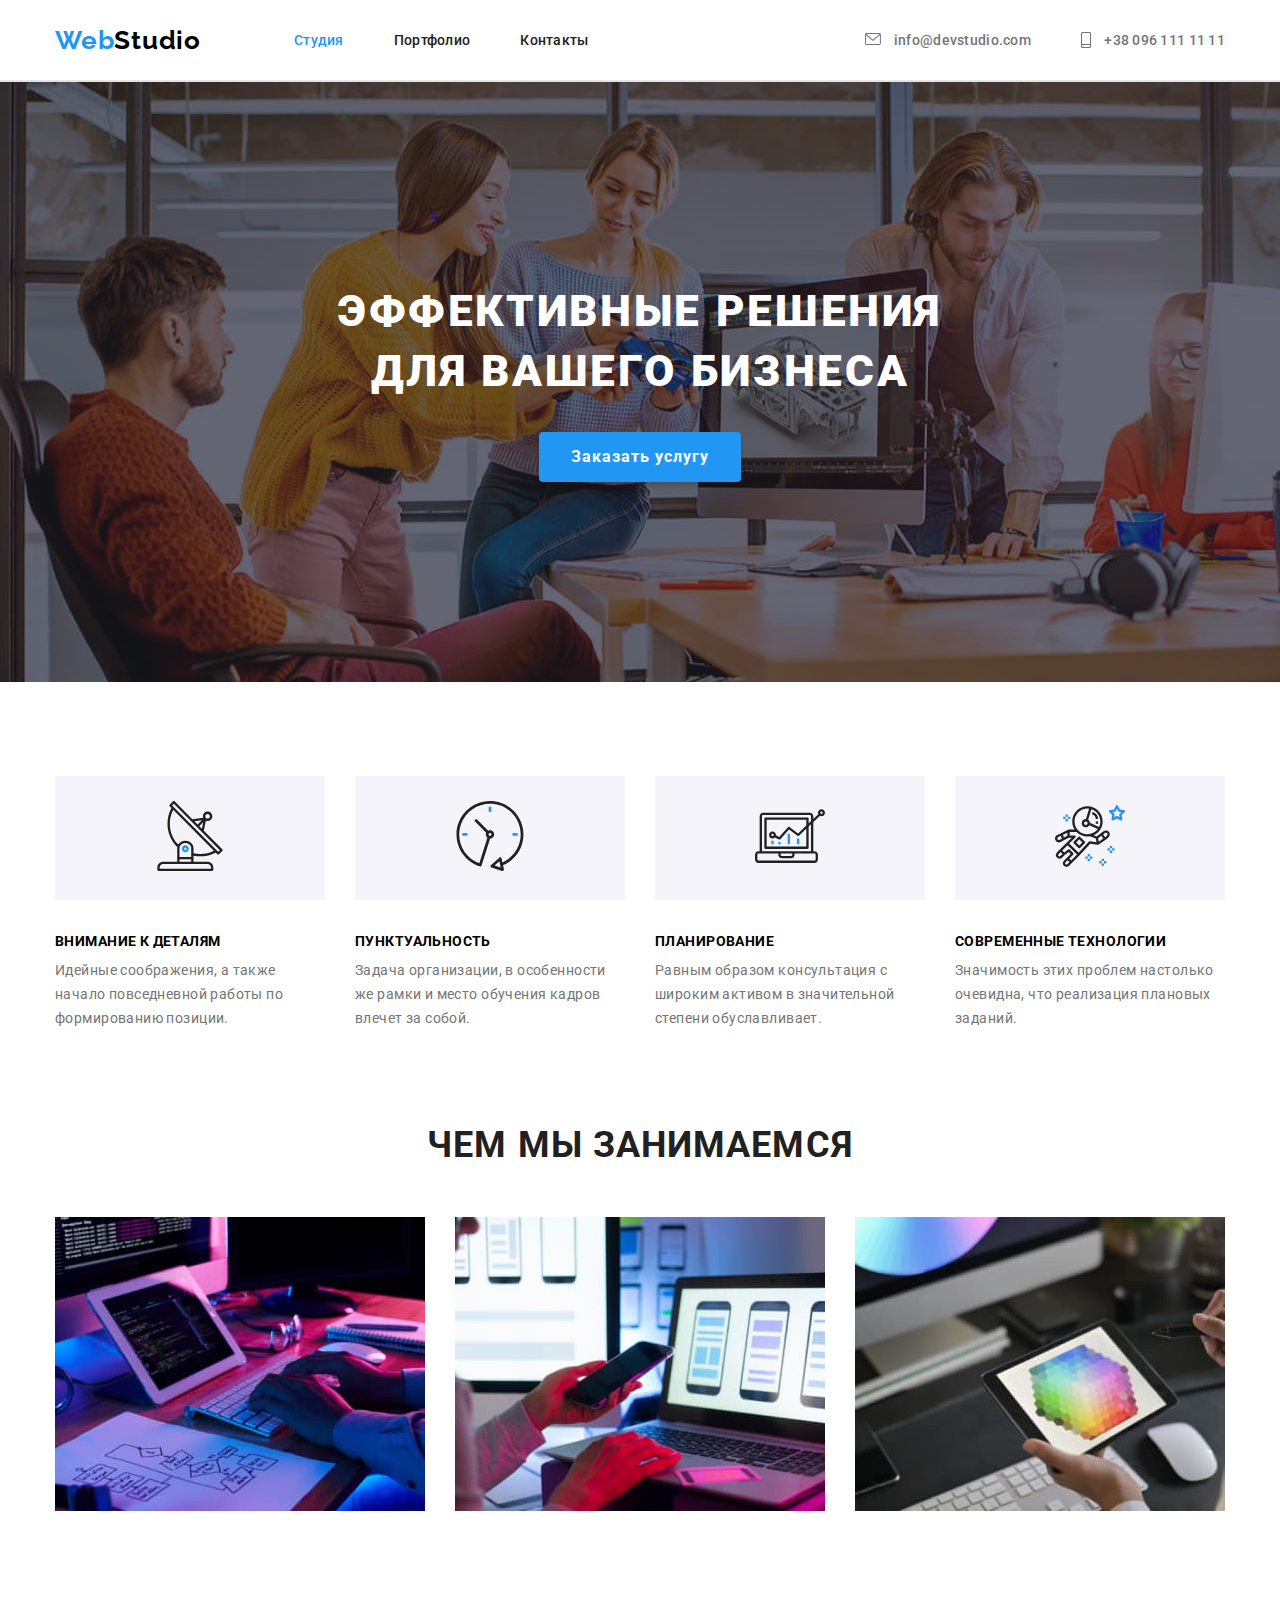
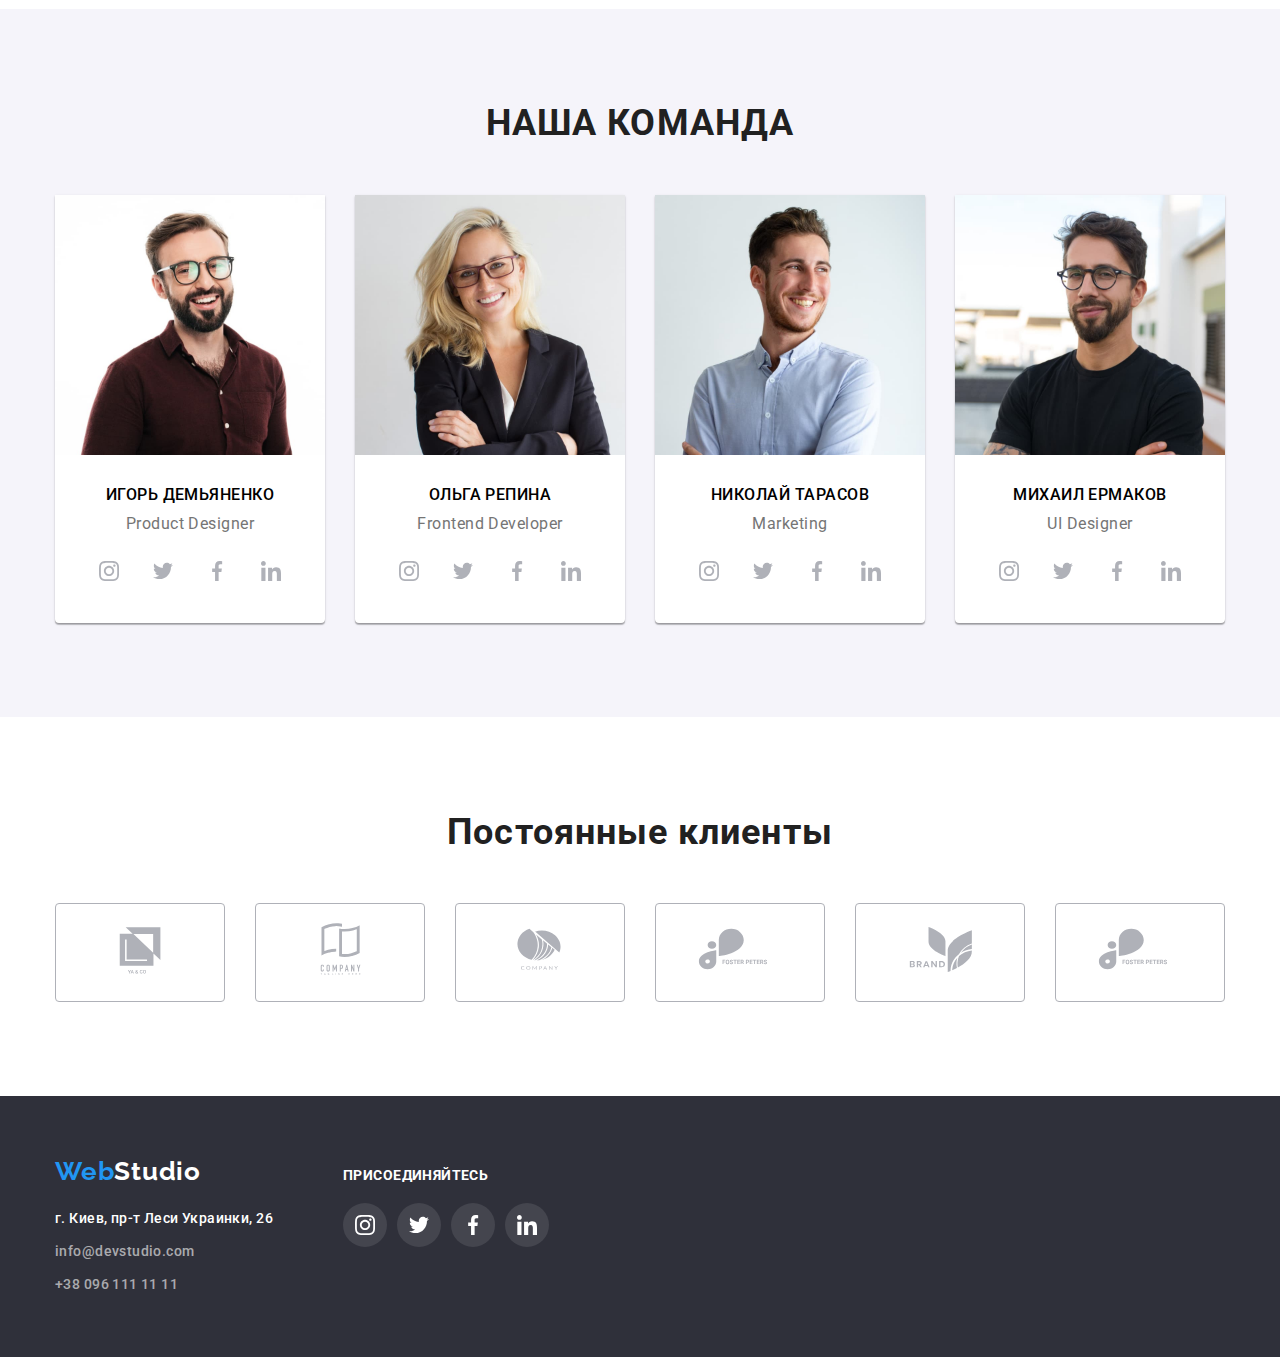
<file: index.html>
<!DOCTYPE html>
<html lang="en">
  <head>
    <meta charset="UTF-8" />
    <meta http-equiv="X-UA-Compatible" content="IE=edge" />
    <meta name="viewport" content="width=device-width, initial-scale=1.0" />
    <link
      rel="stylesheet"
      href="https://cdnjs.cloudflare.com/ajax/libs/modern-normalize/1.0.0/modern-normalize.min.css"
    />
    <link rel="stylesheet" href="./css/style.css" />
    <link rel="preconnect" href="https://fonts.googleapis.com" />
    <link rel="preconnect" href="https://fonts.gstatic.com" crossorigin />
    <link
      href="https://fonts.googleapis.com/css2?family=Raleway:wght@700&family=Roboto:wght@400;500;700;900&display=swap"
      rel="stylesheet"
    />
    <title>Website</title>
  </head>
  <body>
    <header class="header">
      <div class="head container main-nav">
        <a href="./index.html" class="logo"
          ><span class="logo blue">Web</span>Studio</a
        >
        <nav class="nav-box">
          <ul class="nav-links">
            <li class="item">
              <a href="./index.html" class="link active">Студия</a>
            </li>
            <li class="item">
              <a href="./portfolio.html" class="link">Портфолио</a>
            </li>
            <li class="item"><a href="" class="link">Контакты</a></li>
          </ul>
        </nav>
        <ul class="adress links">
          <li class="item adress mail">
            <a href="mailto:info@devstudio.com" class="adress"></a>
              <svg class="icon-mail" width="16" height="12">
                <use href="images/SVG/symbol-defs.svg#icon-mail"></use>
              </svg> info@devstudio.com</a
            >
          </li>
          <li class="item adress smartphone">
            <a href="tel:+380961111111" class="adress"> <svg class="icon-smartphone" width="10" height="16">
                <use href="images/SVG/symbol-defs.svg#icon-smartphone"></use>
              </svg> +38 096 111 11 11</a>
          </li>
        </ul>
      </div>
    </header>
    <main>
      <section class="hero-section section">
        <div class="container hero">
          <h1 class="hero-title">Эффективные решения для вашего бизнеса</h1>
          <button type="button" class="button">Заказать услугу</button>
        </div>
      </section>
      <section class="benefits section">
        <div class="container">
          <ul class="benefits list">
            <h2 class="visually-hidden">Преимущества</h2>
            <li class="benefits-item">
            <div class="benefits-card antenna">
              <svg width="70" height="70" aria-label="Иконка антены">
                <use href="./images/SVG/symbol-defs.svg#icon-antenna"></use>
              </svg>
            </div>
              <h3 class="title">Внимание к деталям</h3>
              <p class="paragraph">
                Идейные соображения, а также начало повседневной работы по
                формированию позиции.
              </p>
            </li>
            <li class="benefits-item">
              <div class="benefits-card clock">
              <svg width="70" height="70" aria-label="Иконка часов">
                <use href="./images/SVG/symbol-defs.svg#icon-clock"></use>
              </svg>
            </div>
              <h3 class="title">Пунктуальность</h3>
              <p class="paragraph">
                Задача организации, в особенности же рамки и место обучения
                кадров влечет за собой.
              </p>
            </li>
            <li class="benefits-item">
                          <div class="benefits-card diagram">
              <svg width="70" height="70" aria-label="Иконка диаграмы">
                <use href="./images/SVG/symbol-defs.svg#icon-diagram"></use>
              </svg>
            </div>
              <h3 class="title">Планирование</h3>
              <p class="paragraph">
                Равным образом консультация с широким активом в значительной
                степени обуславливает.
              </p>
            </li>
            <li class="benefits-item">
                          <div class="benefits-card astronaut aria-label="Иконка астронавта"">
              <svg width="70" height="70">
                <use href="./images/SVG/symbol-defs.svg#icon-astronaut"></use>
              </svg>
            </div>
              <h3 class="title">Современные технологии</h3>
              <p class="paragraph">
                Значимость этих проблем настолько очевидна, что реализация
                плановых заданий.
              </p>
            </li>
          </ul>
        </div>
      </section>
      <section class="section about">
        <div class="container">
          <h2 class="title second">Чем мы занимаемся</h2>
          <ul class="list services">
            <li>
              <img src="./images/img1.jpg" alt="Человек кодит" width="370px" />
            </li>
            <li>
              <img
                src="./images/img2.jpg"
                alt="Человек за телефоном"
                width="370px"
              />
            </li>
            <li>
              <img
                src="./images/img3.jpg"
                alt="Человек с графическим планшетом"
                width="370px"
              />
            </li>
          </ul>
        </div>
      </section>
      <section class="section team">
        <div class="container">
          <h2 class="title second">Наша команда</h2>
            <ul class="list team">
            <li>
              <div class="border-box">
                <img
                  src="./images/Igor.jpg"
                  alt="Дизайнер продукта"
                  width="270px"
                  class="no-gap"
                />
                <div class="padding-text">
                  <h3 class="title team">Игорь Демьяненко</h3>
                  <p class="paragraph team">Product Designer</p>
                  <div class="icon-flex">
                  <a href="" class="team-list-link instagram">
                    <svg class="Instagram" width="20" height="20" aria-label="Инстаграм">
                      <use
                        href="images/SVG/symbol-defs.svg#icon-instagram"
                      ></use>
                    </svg>
                  </a>
                  <a href="" class="team-list-link twitter"
                    ><svg class="Twitter" width="20" height="20" aria-label="Твиттер">
                      <use
                        href="images/SVG/symbol-defs.svg#icon-twitter"
                      ></use></svg
                  ></a>
                  <a href="" class="team-list-link facebook"
                    ><svg class="Facebook" width="20" height="20" aria-label="Фейсбук">
                      <use
                        href="images/SVG/symbol-defs.svg#icon-facebook"
                      ></use></svg
                  ></a>
                  <a href="" class="team-list-link linkedin"
                    ><svg class="Linkedin" width="20" height="20" aria-label="Линкдин">
                      <use
                        href="images/SVG/symbol-defs.svg#icon-linkedin"
                      ></use></svg
                  ></a>
                  </div>
                </div>
              </div>
            </li>
            <li>
              <div class="border-box">
                <img
                  src="./images/Olga.jpg"
                  alt="Фронт-энд разработчик"
                  width="270px"
                  class="no-gap"
                />
                <div class="padding-text">
                  <h3 class="title team">Ольга Репина</h3>
                  <p class="paragraph team">Frontend Developer</p>
                  <div class="icon-flex">
                  <a href="" class="team-list-link instagram">
                    <svg class="Instagram" width="20" height="20" aria-label="Инстаграм">
                      <use
                        href="images/SVG/symbol-defs.svg#icon-instagram"
                      ></use>
                    </svg>
                  </a>
                  <a href="" class="team-list-link twitter"
                    ><svg class="Twitter" width="20" height="20" aria-label="Твиттер">
                      <use
                        href="images/SVG/symbol-defs.svg#icon-twitter"
                      ></use></svg
                  ></a>
                  <a href="" class="team-list-link facebook"
                    ><svg class="Facebook" width="20" height="20" aria-label="Фейсбук">
                      <use
                        href="images/SVG/symbol-defs.svg#icon-facebook"
                      ></use></svg
                  ></a>
                  <a href="" class="team-list-link linkedin"
                    ><svg class="Linkedin" width="20" height="20" aria-label="Линкдин">
                      <use
                        href="images/SVG/symbol-defs.svg#icon-linkedin"
                      ></use></svg
                  ></a>
                  </div>
                  </div>
                </div>
            </li>
            <li>
              <div class="border-box">
                <img
                  src="./images/Nikolay.jpg"
                  alt="Маркетолог"
                  width="270px"
                  class="no-gap"
                />
                <div class="padding-text">
                  <h3 class="title team">Николай Тарасов</h3>
                  <p class="paragraph team">Marketing</p>
                  <div class="icon-flex">
                  <a href="" class="team-list-link instagram">
                    <svg class="Instagram" width="20" height="20" aria-label="Инстаграм">
                      <use
                        href="images/SVG/symbol-defs.svg#icon-instagram"
                      ></use>
                    </svg>
                  </a>
                  <a href="" class="team-list-link twitter"
                    ><svg class="Twitter" width="20" height="20" aria-label="Твиттер">
                      <use
                        href="images/SVG/symbol-defs.svg#icon-twitter"
                      ></use></svg
                  ></a>
                  <a href="" class="team-list-link facebook"
                    ><svg class="Facebook" width="20" height="20" aria-label="Фейсбук">
                      <use
                        href="images/SVG/symbol-defs.svg#icon-facebook"
                      ></use></svg
                  ></a>
                  <a href="" class="team-list-link linkedin"
                    ><svg class="Linkedin" width="20" height="20" aria-label="Линкдин">
                      <use
                        href="images/SVG/symbol-defs.svg#icon-linkedin"
                      ></use></svg
                  ></a>
                  </div>
                </div>
              </div>
            </li>
            <li>
              <div class="border-box">
                <img
                  src="./images/Michail.jpg"
                  alt="Дезайнер пользовательского интерфейса"
                  width="270px"
                  class="no-gap"
                />
                <div class="padding-text">
                  <h3 class="title team">Михаил Ермаков</h3>
                  <p class="paragraph team">UI Designer</p>
                  <div class="icon-flex">
                  <a href="" class="team-list-link instagram">
                    <svg class="Instagram" width="20" height="20" aria-label="Инстаграм">
                      <use
                        href="images/SVG/symbol-defs.svg#icon-instagram"
                      ></use>
                    </svg>
                  </a>
                  <a href="" class="team-list-link twitter"
                    ><svg class="Twitter" width="20" height="20" aria-label="Твиттер">
                      <use
                        href="images/SVG/symbol-defs.svg#icon-twitter"
                      ></use></svg
                  ></a>
                  <a href="" class="team-list-link facebook"
                    ><svg class="Facebook" width="20" height="20" aria-label="Фейсбук">
                      <use
                        href="images/SVG/symbol-defs.svg#icon-facebook"
                      ></use></svg
                  ></a>
                  <a href="" class="team-list-link linkedin"
                    ><svg class="Linkedin" width="20" height="20" aria-label="Линкдин">
                      <use
                        href="images/SVG/symbol-defs.svg#icon-linkedin"
                      ></use></svg
                  ></a>
                  </div>
                </div>
              </div>
            </li>
            </ul>
        </div>
      </section>
      <section class="section clients">
        <div class="container">
          <h2 class="clients-title">Постоянные клиенты</h2>
          <ul class="clients-list">
            <li class="clients-list-item">
              <a href="" class="clients-list-link">
                <svg width="106" height="60" class="client-one" aria-label="Логотип компании">
                  <use href="images/SVG/symbol-defs.svg#icon-YAandCO"></use>
                </svg>
              </a>
            </li>
            <li class="clients-list-item">
              <a href="" class="clients-list-link">
                <svg width="106" height="60" class="client-two" aria-label="Логотип компании">
                  <use
                    href="images/SVG/symbol-defs.svg#icon-togline-here"
                  ></use>
                </svg>
              </a>
            </li>
            <li class="clients-list-item">
              <a href="" class="clients-list-link">
                <svg width="106" height="60" class="client-three" aria-label="Логотип компании">
                  <use href="images/SVG/symbol-defs.svg#icon-company"></use>
                </svg>
              </a>
            </li>
            <li class="clients-list-item">
              <a href="" class="clients-list-link">
                <svg width="106" height="60" class="client-four" aria-label="Логотип компании">
                  <use href="images/SVG/symbol-defs.svg#icon-foster"></use>
                </svg>
              </a>
            </li>
            <li class="clients-list-item">
              <a href="" class="clients-list-link">
                <svg width="106" height="60" class="client-five" aria-label="Логотип компании">
                  <use href="images/SVG/symbol-defs.svg#icon-brand"></use>
                </svg>
              </a>
            </li>
            <li class="clients-list-item">
              <a href="" class="clients-list-link">
                <svg width="106" height="60" class="client-six" aria-label="Логотип компании">
                  <use href="images/SVG/symbol-defs.svg#icon-foster"></use>
                </svg>
              </a>
            </li>
          </ul>
        </div>
      </section>
    </main>
    <footer class="basement">
      <div class="container footer">
        <div class="footer-box">
          <a href="./index.html" class="logo footer"
            ><span class="logo blue">Web</span>Studio</a
          >
          <address>
            <ul class="list adress">
              <li>
                <a
                  href="https://goo.gl/maps/HgZWyRMmZcGWvaLQ7"
                  class="footer-adress"
                  >г. Киев, пр-т Леси Украинки, 26</a
                >
              </li>
              <li>
                <a href="mailto:info@devstudio.com" class="footer links"
                  >info@devstudio.com</a
                >
              </li>
              <li>
                <a href="tel:+380961111111" class="footer links"
                  >+38 096 111 11 11</a
                >
              </li>
            </ul>
          </address>
        </div>
        <div class="social">
          <h3 class="basement-social-title">присоединяйтесь</h3>
          <ul class="basement-social-list">
            <li class="basement-social-item">
              <a href="" class="footer team-list-link instagram">
                <svg class="Instagram" width="20" height="20" aria-label="Инстаграм">
                  <use href="images/SVG/symbol-defs.svg#icon-instagram"></use>
                </svg>
              </a>
            </li>
            <li class="basement-social-item">
              <a href="" class="footer team-list-link twitter">
                <svg class="Twitter" width="20" height="20" aria-label="Твиттер">
                  <use href="images/SVG/symbol-defs.svg#icon-twitter"></use>
                </svg>
              </a>
            </li>
            <li class="basement-social-item">
              <a href="" class="footer team-list-link facebook">
                <svg class="Facebook" width="20" height="20" aria-label="Фейсбук">
                  <use href="images/SVG/symbol-defs.svg#icon-facebook"></use>
                </svg>
              </a>
            </li>
            <li class="basement-social-item">
              <a href="" class="footer team-list-link linkedin aria-label="Линкдин"">
                <svg class="Linkedin" width="20" height="20">
                  <use href="images/SVG/symbol-defs.svg#icon-linkedin"></use>
                </svg>
              </a>
            </li>
          </ul>
        </div>
      </div>
    </footer>
  </body>
</html>
</file>
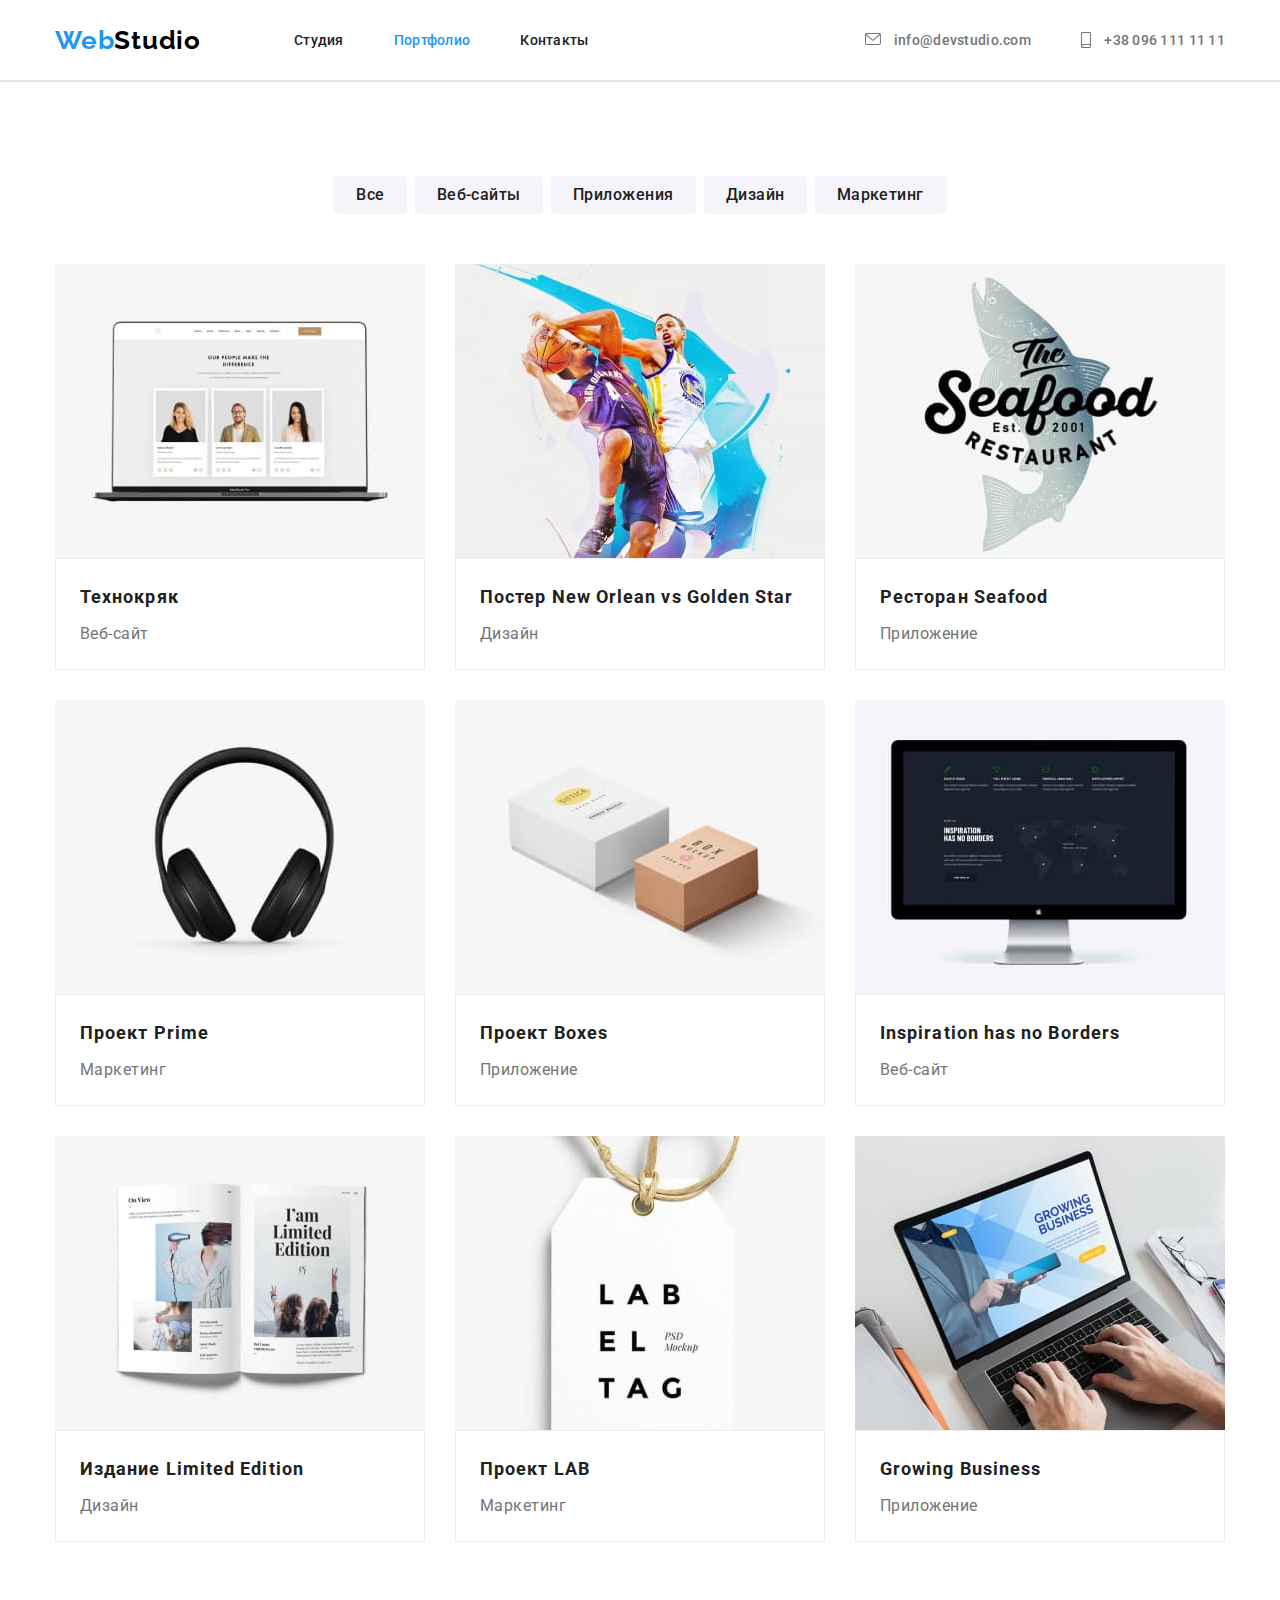
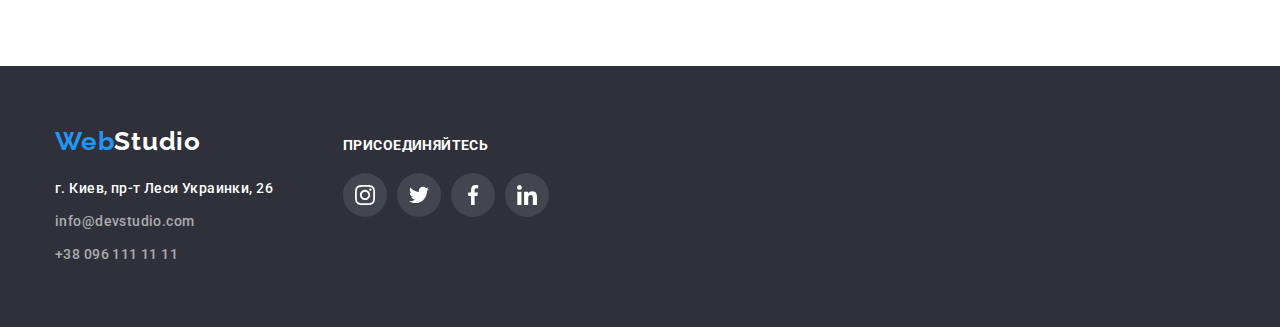
<file: portfolio.html>
<!DOCTYPE html>
<html lang="en">
  <head>
    <meta charset="UTF-8" />
    <meta http-equiv="X-UA-Compatible" content="IE=edge" />
    <meta name="viewport" content="width=device-width, initial-scale=1.0" />
    <link
      rel="stylesheet"
      href="https://cdnjs.cloudflare.com/ajax/libs/modern-normalize/1.0.0/modern-normalize.min.css"
    />
    <link rel="preconnect" href="https://fonts.googleapis.com" />
    <link rel="preconnect" href="https://fonts.gstatic.com" crossorigin />
    <link
      href="https://fonts.googleapis.com/css2?family=Raleway:wght@700&family=Roboto:wght@400;500;700;900&display=swap"
      rel="stylesheet"
    />
    <link rel="stylesheet" href="./css/style.css" />
    <title>Portfolio</title>
  </head>
  <body>
    <header class="header">
      <div class="head container main-nav">
        <a href="./index.html" class="logo"
          ><span class="logo blue">Web</span>Studio</a
        >
        <nav class="nav-box">
          <ul class="nav-links">
            <li class="item">
              <a href="./index.html" class="link">Студия</a>
            </li>
            <li class="item">
              <a href="./portfolio.html" class="link active">Портфолио</a>
            </li>
            <li class="item"><a href="" class="link">Контакты</a></li>
          </ul>
        </nav>
        <ul class="adress links">
          <li class="item adress mail">
            <a href="mailto:info@devstudio.com" class="adress"></a>
              <svg class="icon-mail" width="16" height="12">
                <use href="images/SVG/symbol-defs.svg#icon-mail"></use>
              </svg> info@devstudio.com</a
            >
          </li>
          <li class="item adress smartphone">
            <a href="tel:+380961111111" class="adress"> <svg class="icon-smartphone" width="10" height="16">
                <use href="images/SVG/symbol-defs.svg#icon-smartphone"></use>
              </svg> +38 096 111 11 11</a>
          </li>
        </ul>
      </div>
    </header>
    <main>
      <section class="portfolio section">
        <div class="container">
          <h1 class="portfolio-header visually-hidden">Партфолио</h1>
          <ul class="portfolio-btn-list">
            <button type="button" class="portfolio-btn">Все</button>
            <button type="button" class="portfolio-btn">Веб-сайты</button>
            <button type="button" class="portfolio-btn">Приложения</button>
            <button type="button" class="portfolio-btn">Дизайн</button>
            <button type="button" class="portfolio-btn">Маркетинг</button>
          </ul>
          <ul class="list portfolio">
            <li class="flex-items  portfolio-box-shadow">
              <img src="./images/website.jpg" alt="Ноутбук" width="370px" class="no-gap"/>
              <div class=portfolio-border>
                <h2 class="portfolio-title">Технокряк</h2>
                <p class="portfolio-paragraph">Веб-сайт</p>
              </div>
            </li>
            <li class="flex-items portfolio-box-shadow">
              <img src="./images/poster.jpg" alt="Постер" width="370px" class="no-gap"/>
              <div class="portfolio-border">
              <h2 class="portfolio-title">Постер New Orlean vs Golden Star</h2>
              <p class="portfolio-paragraph">Дизайн</p>
              </div>
            </li>
            <li class="flex-items portfolio-box-shadow">
              <img src="./images/seafood.jpg" alt="Логотип" width="370px" class="no-gap"/>
              <div class=portfolio-border>
                <h2 class="portfolio-title">Ресторан Seafood</h2>
                <p class="portfolio-paragraph">Приложение</p>
              </div>
            </li class="flex-items">
            <li class="flex-items portfolio-box-shadow">
              <img src="./images/headphones.jpg" alt="Наушники" width="370px" class="no-gap"/>
              <div class=portfolio-border>
                <h2 class="portfolio-title">Проект Prime</h2>
                <p class="portfolio-paragraph">Маркетинг</p>
              </div>
            </li>
            <li class="flex-items portfolio-box-shadow">
              <img src="./images/boxes.jpg" alt="Коробки" width="370px" class="no-gap"/>
              <div class=portfolio-border>
                <h2 class="portfolio-title">Проект Boxes</h2>
                <p class="portfolio-paragraph">Приложение</p>
              </div>
            </li>
            <li class="flex-items portfolio-box-shadow">
              <img src="./images/scndwebsite.jpg" alt="Монитор" width="370px" class="no-gap"/>
              <div class=portfolio-border>
                <h2 class="portfolio-title">Inspiration has no Borders</h2>
                <p class="portfolio-paragraph">Веб-сайт</p>
              </div>
            </li>
            <li class="flex-items portfolio-box-shadow">
              <img src="./images/magazine.jpg" alt="Журнал" width="370px" class="no-gap"/>
              <div class=portfolio-border>
                <h2 class="portfolio-title">Издание Limited Edition</h2>
                <p class="portfolio-paragraph">Дизайн</p>
              </div>
            </li>
            <li class="flex-items portfolio-box-shadow">
              <img src="./images/lab.jpg" alt="Бирка" width="370px" class="no-gap"/>
              <div class=portfolio-border>
                <h2 class="portfolio-title">Проект LAB</h2>
                <p class="portfolio-paragraph">Маркетинг</p>
              </div>
            </li>
            <li class="flex-items portfolio-box-shadow">
              <img src="./images/business.jpg" alt="Ноутбук" width="370px" class="no-gap"/>
              <div class=portfolio-border>
                <h2 class="portfolio-title">Growing Business</h2>
                <p class="portfolio-paragraph">Приложение</p>
              </div>
            </li>
          </ul>
        </div>
      </section>
    </main>
    <footer class="basement">
      <div class="container footer">
        <div class="footer-box">
          <a href="./index.html" class="logo footer"
            ><span class="logo blue">Web</span>Studio</a
          >
          <address>
            <ul class="list adress">
              <li>
                <a
                  href="https://goo.gl/maps/HgZWyRMmZcGWvaLQ7"
                  class="footer-adress"
                  >г. Киев, пр-т Леси Украинки, 26</a
                >
              </li>
              <li>
                <a href="mailto:info@devstudio.com" class="footer links"
                  >info@devstudio.com</a
                >
              </li>
              <li>
                <a href="tel:+380961111111" class="footer links"
                  >+38 096 111 11 11</a
                >
              </li>
            </ul>
          </address>
        </div>
        <div class="social">
          <h3 class="basement-social-title">присоединяйтесь</h3>
          <ul class="basement-social-list">
            <li class="basement-social-item">
              <a href="" class="footer team-list-link instagram">
                <svg class="Instagram" width="20" height="20">
                  <use href="images/SVG/symbol-defs.svg#icon-instagram"></use>
                </svg>
              </a>
            </li>
            <li class="basement-social-item">
              <a href="" class="footer team-list-link twitter">
                <svg class="Twitter" width="20" height="20">
                  <use href="images/SVG/symbol-defs.svg#icon-twitter"></use>
                </svg>
              </a>
            </li>
            <li class="basement-social-item">
              <a href="" class="footer team-list-link facebook">
                <svg class="Facebook" width="20" height="20">
                  <use href="images/SVG/symbol-defs.svg#icon-facebook"></use>
                </svg>
              </a>
            </li>
            <li class="basement-social-item">
              <a href="" class="footer team-list-link linkedin">
                <svg class="Linkedin" width="20" height="20">
                  <use href="images/SVG/symbol-defs.svg#icon-linkedin"></use>
                </svg>
              </a>
            </li>
          </ul>
        </div>
      </div>
    </footer>
  </body>
</html>
</file>
<file: css/style.css>
:root {
  --hero-background: #2f303a;
  --main-text-color: #757575;
  --h2-color: #212121;
  --team-section-color: #f5f4fa;
  --blue: #2196f3;
  --black: #000000;
  --hero-title-color: #ffffff;
  --basement: #2f303a;
  --portfolio-border-color: #eeeeee;
  --portfolio-btn-hover-color: #2196f3;
  --portfolio-btn-hover-shadow: 0px 4px 4px rgba(0, 0, 0, 0.15);
  --company-border-color: #afb1b8;
  --clients-border-radius: 4px;
}

body {
  font-family: "roboto", sans-serif;
  color: var(--main-text-color);
  font-style: normal;
}

ul {
  list-style: none;
  margin: 0;
  padding: 0;
}

a {
  text-decoration: none;
}

/* Кнопка  */

.button {
  cursor: pointer;
  display: inline-block;
  color: var(--hero-title-color);
  font-weight: 700;
  font-size: 16px;
  line-height: 1.88;
  letter-spacing: 0.06em;

  background: var(--portfolio-btn-hover-color);
  box-shadow: var(--portfolio-btn-hover-shadow);
  border-radius: 4px;
  padding: 10px 32px;
  border: 0;

  cursor: pointer;
}

/* Контейнер */
.container {
  width: 1200px;
  margin-left: auto;
  margin-right: auto;
  padding: 0px 15px;
}

.section {
  padding-top: 94px;
  padding-bottom: 94px;
}

/* Убираем видимость */
.visually-hidden {
  position: absolute;
  white-space: nowrap;
  width: 1px;
  height: 1px;
  overflow: hidden;
  border: 0;
  padding: 0;
  clip: rect(0 0 0 0);
  clip-path: inset(50%);
  margin: -1px;
}

/* Хедер */
.header {
  border-bottom: 2px solid #e5e5e5;
}

.logo {
  font-family: "Raleway";
  font-weight: 700;
  font-size: 26px;
  line-height: 1.192;
  letter-spacing: 0.03em;

  color: var(--black);
}

.logo.blue {
  color: var(--blue);
}

.link {
  display: inline-block;
  padding: 32px 0px;
  font-weight: 500;
  font-size: 14px;
  line-height: 1.142;
  letter-spacing: 0.02em;

  color: var(--h2-color);
}

.link:hover,
.link:focus {
  color: var(--blue);
}

.link.active {
  color: var(--blue);
}

.adress {
  font-weight: 500;
  font-size: 14px;
  line-height: 1.142;
  letter-spacing: 0.02em;
  font-style: normal;

  color: var(--main-text-color);
}

.adress:hover,
.adress:focus {
  color: var(--blue);
}

.head.container {
  padding: 0px 15px;
}

.nav-box {
  display: flex;
}

.nav-links {
  display: flex;
  margin-top: 0;
  margin-bottom: 0;
  padding-left: 0;
  margin-left: 93px;
}

.adress.links {
  display: flex;

  margin-left: auto;
  margin-top: 0;
  margin-bottom: 0;
  padding-left: 0;
  cursor: pointer;
}

.head.container.main-nav {
  display: flex;
  align-items: center;
}

.item:not(:first-child) {
  margin-left: 50px;
}

.item.adress + .item.adress {
  margin-left: 50px;
}

.icon-mail {
  margin-right: 10px;
  fill: currentColor;
}

.icon-smartphone {
  margin-right: 10px;
  fill: currentColor;
  vertical-align: text-top;
}
/* Герой */

.hero-section {
  background-color: var(--hero-background);
  text-align: center;
  padding-top: 200px;
  padding-bottom: 200px;

  max-width: 1600px;
  margin-left: auto;
  margin-right: auto;
  background-image: linear-gradient(
      to right,
      rgba(47, 48, 58, 0.4),
      rgba(47, 48, 58, 0.4)
    ),
    url(../images/hero-background.jpg);
}

.hero-title {
  color: var(--hero-title-color);
  width: 696px;
  font-weight: 900;
  font-size: 44px;
  line-height: 1.36;

  margin-top: 0;
  margin-bottom: 30px;
  margin-left: auto;
  margin-right: auto;
  letter-spacing: 0.06em;
  text-transform: uppercase;
}

/* Преимущества */

.title {
  font-weight: 700;
  font-size: 14px;
  line-height: 1.142;
  letter-spacing: 0.03em;
  text-transform: uppercase;

  color: var(--black);

  margin-top: 0;
  margin-bottom: 10px;
}

.paragraph {
  font-size: 14px;
  line-height: 1.714;
  letter-spacing: 0.03em;

  color: var(--main-text-color);

  margin-top: 0;
  margin-bottom: 0;
  max-width: 270px;
}

.benefits.list {
  display: flex;
  justify-content: space-between;
}

.benefits-card {
  padding: 25px 100px;
  background-color: var(--team-section-color);
  margin-bottom: 33px;
}

/* Чем мы занимаемся */

.section.about {
  padding-top: 0;
}

.title.second {
  font-weight: 700;
  font-size: 36px;
  line-height: 1.166;
  letter-spacing: 0.03em;
  text-align: center;

  color: var(--h2-color);

  margin-bottom: 50px;
}

.list.services {
  display: flex;
  justify-content: space-between;
}

/* Наша команда */

.list.team {
  display: flex;
  justify-content: space-between;
}

.section.team {
  background-color: var(--team-section-color);
}

.title.team {
  font-weight: 500;
  font-size: 16px;
  line-height: 1.187;
  text-align: center;
  white-space: nowrap;
}

.paragraph.team {
  font-size: 16px;
  line-height: 1.187;
  text-align: center;
  white-space: nowrap;
}

.no-gap {
  display: block;
}

.border-box {
  background: var(--hero-title-color);
  box-shadow: 0px 1px 3px rgba(0, 0, 0, 0.12), 0px 1px 1px rgba(0, 0, 0, 0.14),
    0px 2px 1px rgba(0, 0, 0, 0.2);
  border-radius: 0px 0px 4px 4px;
}

.padding-text {
  padding: 30px 32px;
}

.team-list-link {
  display: flex;
  width: 44px;
  height: 44px;

  color: #afb1b8;
  justify-content: center;
  align-items: center;
  margin-top: 16px;
}

.team-list-link:hover {
  color: var(--hero-title-color);
  border-radius: 50%;
  background-color: var(--blue);
}

.team-list-link:not(:last-child) {
  margin-right: 10px;
}

.Instagram,
.Twitter,
.Facebook,
.Linkedin {
  fill: currentColor;
}

.icon-flex {
  display: flex;
}

/* Наши клиенты */
.clients-title {
  text-align: center;
  margin-top: 0;
  margin-bottom: 50px;

  font-weight: 700;
  font-size: 36px;
  line-height: 1.17;
  letter-spacing: 0.03em;

  color: var(--h2-color);
}

.clients-list {
  display: flex;
  justify-content: space-between;
}

.clients-list-item {
  width: 170px;

  border: 1px solid var(--company-border-color);
  border-radius: var(--clients-border-radius);
}

.clients-list-link {
  display: inline-block;
  padding: 16px 32px;
  color: #afb1b8;
}

.clients-list-link:hover {
  color: var(--blue);
}

.clients-list-item:hover {
  border: 1px solid var(--blue);
  border-radius: var(--clients-border-radius);
}

.client-one,
.client-two,
.client-three,
.client-four,
.client-five,
.client-six {
  fill: currentColor;
}

/* Футер */

.basement {
  background-color: var(--basement);
}

.container.footer {
  padding: 60px 15px;
}

.logo.footer {
  color: var(--hero-title-color);
  margin-bottom: 20px;

  display: block;
}

.list.adress li:not(:last-child) {
  margin-bottom: 9px;
}

.footer.links {
  font-size: 14px;
  line-height: 1.714;
  letter-spacing: 0.03em;
  color: rgba(255, 255, 255, 0.6);
}

.footer-adress {
  font-size: 14px;
  line-height: 1.714;
  letter-spacing: 0.03em;

  color: var(--hero-title-color);
}

.footer-adress:hover,
.footer.links:hover,
.footer-adress:focus,
.footer.links:focus {
  color: var(--blue);
}

.container.footer {
  display: flex;
  align-items: baseline;
}

.social {
  margin-left: 70px;
}

.basement-social-title {
  margin-top: 0;
  margin-bottom: 20px;

  font-weight: 700;
  font-size: 14px;
  line-height: 1.142;
  letter-spacing: 0.03em;
  text-transform: uppercase;

  color: var(--hero-title-color);
}

.footer.team-list-link {
  margin-top: 0;
  background-color: rgba(255, 255, 255, 0.1);
  border-radius: 50%;
  color: var(--hero-title-color);
}

.footer.team-list-link:hover {
  background-color: var(--blue);
}

.basement-social-item:not(:last-child) {
  margin-right: 10px;
}

.basement-social-list {
  display: flex;
}

/* Портфолио  */

.list.portfolio {
  display: flex;
  flex-wrap: wrap;
}

.flex-items {
  width: calc((100% - 60px) / 3);

  margin-right: 30px;
  margin-bottom: 30px;
}

.flex-items:nth-child(3n) {
  margin-right: 0px;
}

.flex-items:nth-child(- n + 3) {
  margin-bottom: 0px;
}

.portfolio-border {
  border: 1px solid var(--portfolio-border-color);
  padding: 20px 24px;
}

.portfolio-box-shadow:hover,
.portfolio-box-shadow:focus {
  border: 1px solid var(--portfolio-border-color);
  box-shadow: 0px 1px 1px rgba(0, 0, 0, 0.12), 0px 4px 4px rgba(0, 0, 0, 0.06),
    1px 4px 6px rgba(0, 0, 0, 0.16);
}

.portfolio-title {
  margin-top: 0;
  margin-bottom: 4px;
  white-space: nowrap;

  font-weight: 700;
  font-size: 18px;
  line-height: 2;
  letter-spacing: 0.06em;

  color: var(--h2-color);
}

.portfolio-paragraph {
  white-space: nowrap;
  margin-top: 0;
  margin-bottom: 0;

  font-size: 16px;
  line-height: 1.875;
  letter-spacing: 0.03em;
  color: var(--main-text-color);
}

.portfolio-btn {
  font-family: "Roboto";
  font-weight: 500;
  font-size: 16px;
  line-height: 1.625;
  letter-spacing: 0.03em;
  color: var(--h2-color);

  background-color: var(--team-section-color);
  border-radius: 4px;
  padding: 6px 22px;

  border: 0;
  cursor: pointer;
}

.portfolio-btn:hover,
.portfolio-btn:focus {
  color: var(--hero-title-color);
  background: var(--blue);
  box-shadow: 0px 3px 1px rgba(0, 0, 0, 0.1), 0px 1px 2px rgba(0, 0, 0, 0.08),
    0px 2px 2px rgba(0, 0, 0, 0.12);
}

.portfolio-btn-list {
  margin-bottom: 50px;
  display: flex;
  justify-content: center;
}

.portfolio-btn:not(:last-child) {
  margin-right: 8px;
}
</file>
